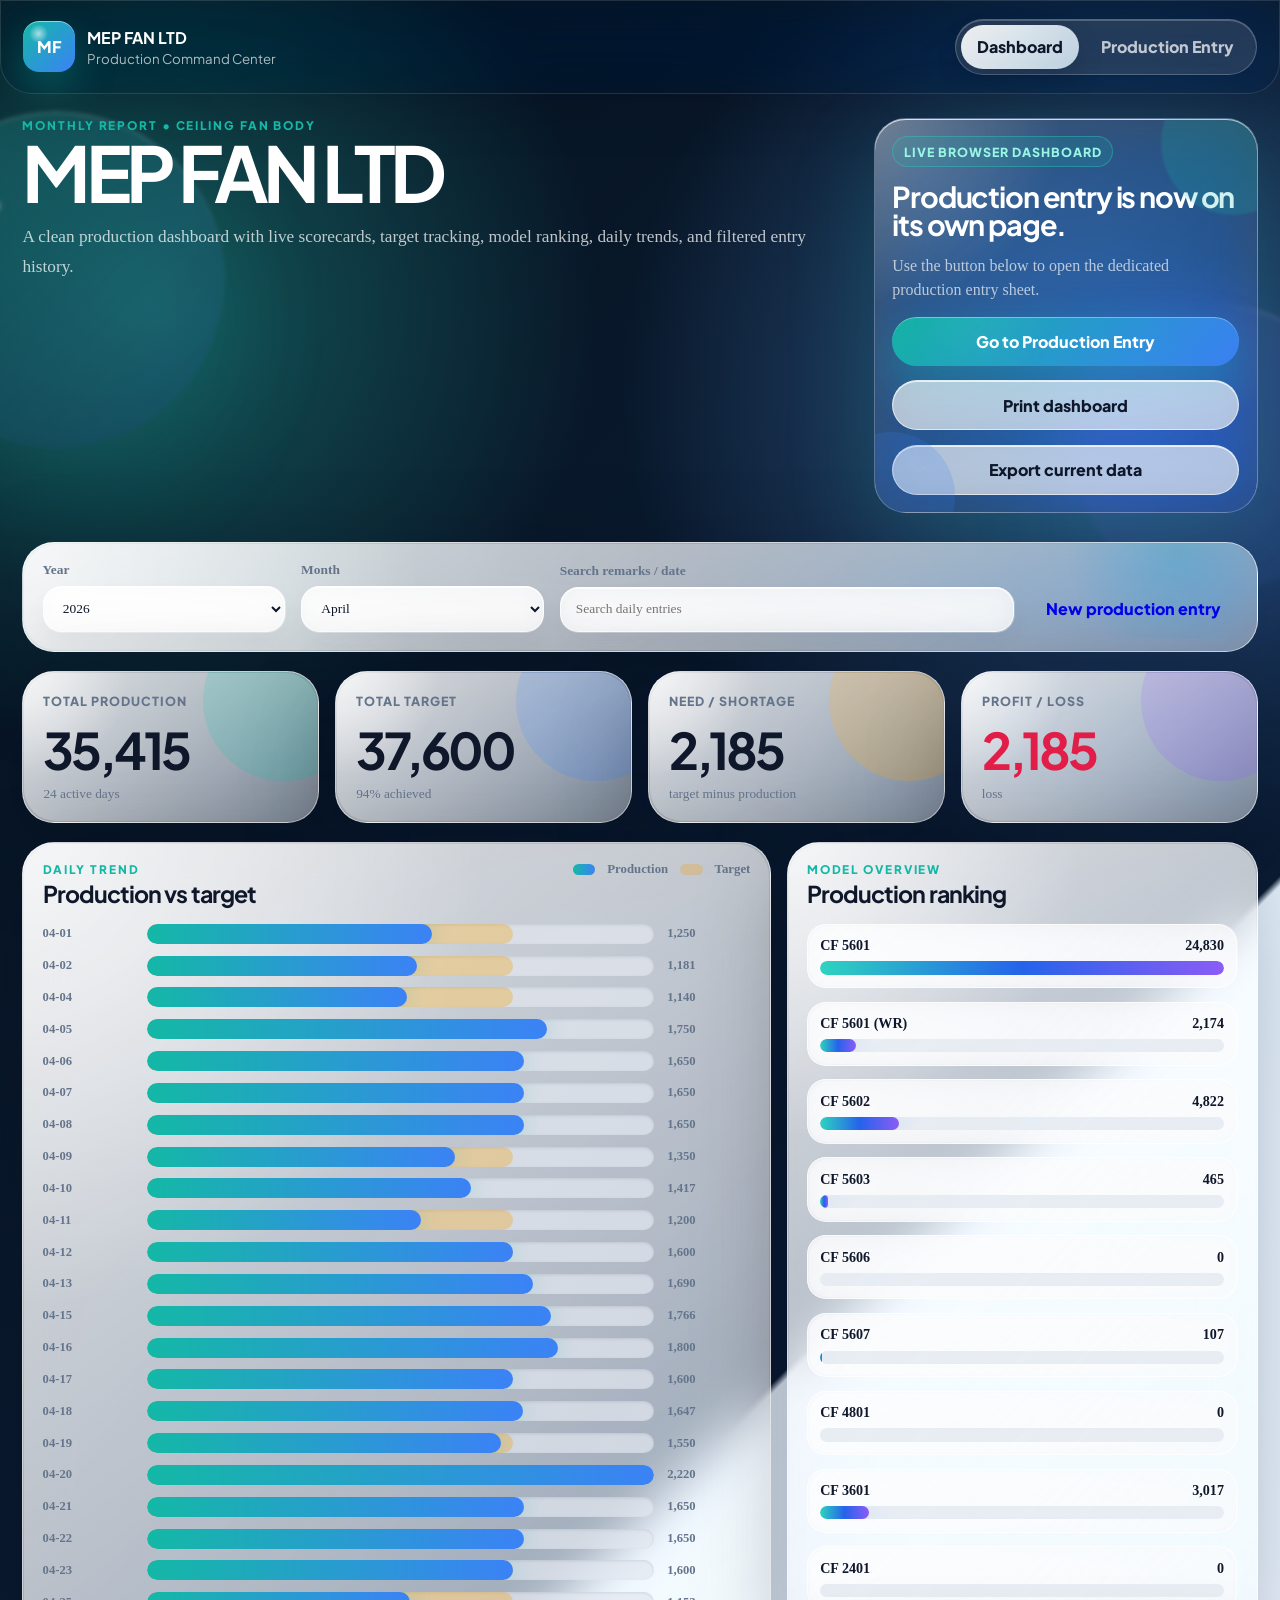
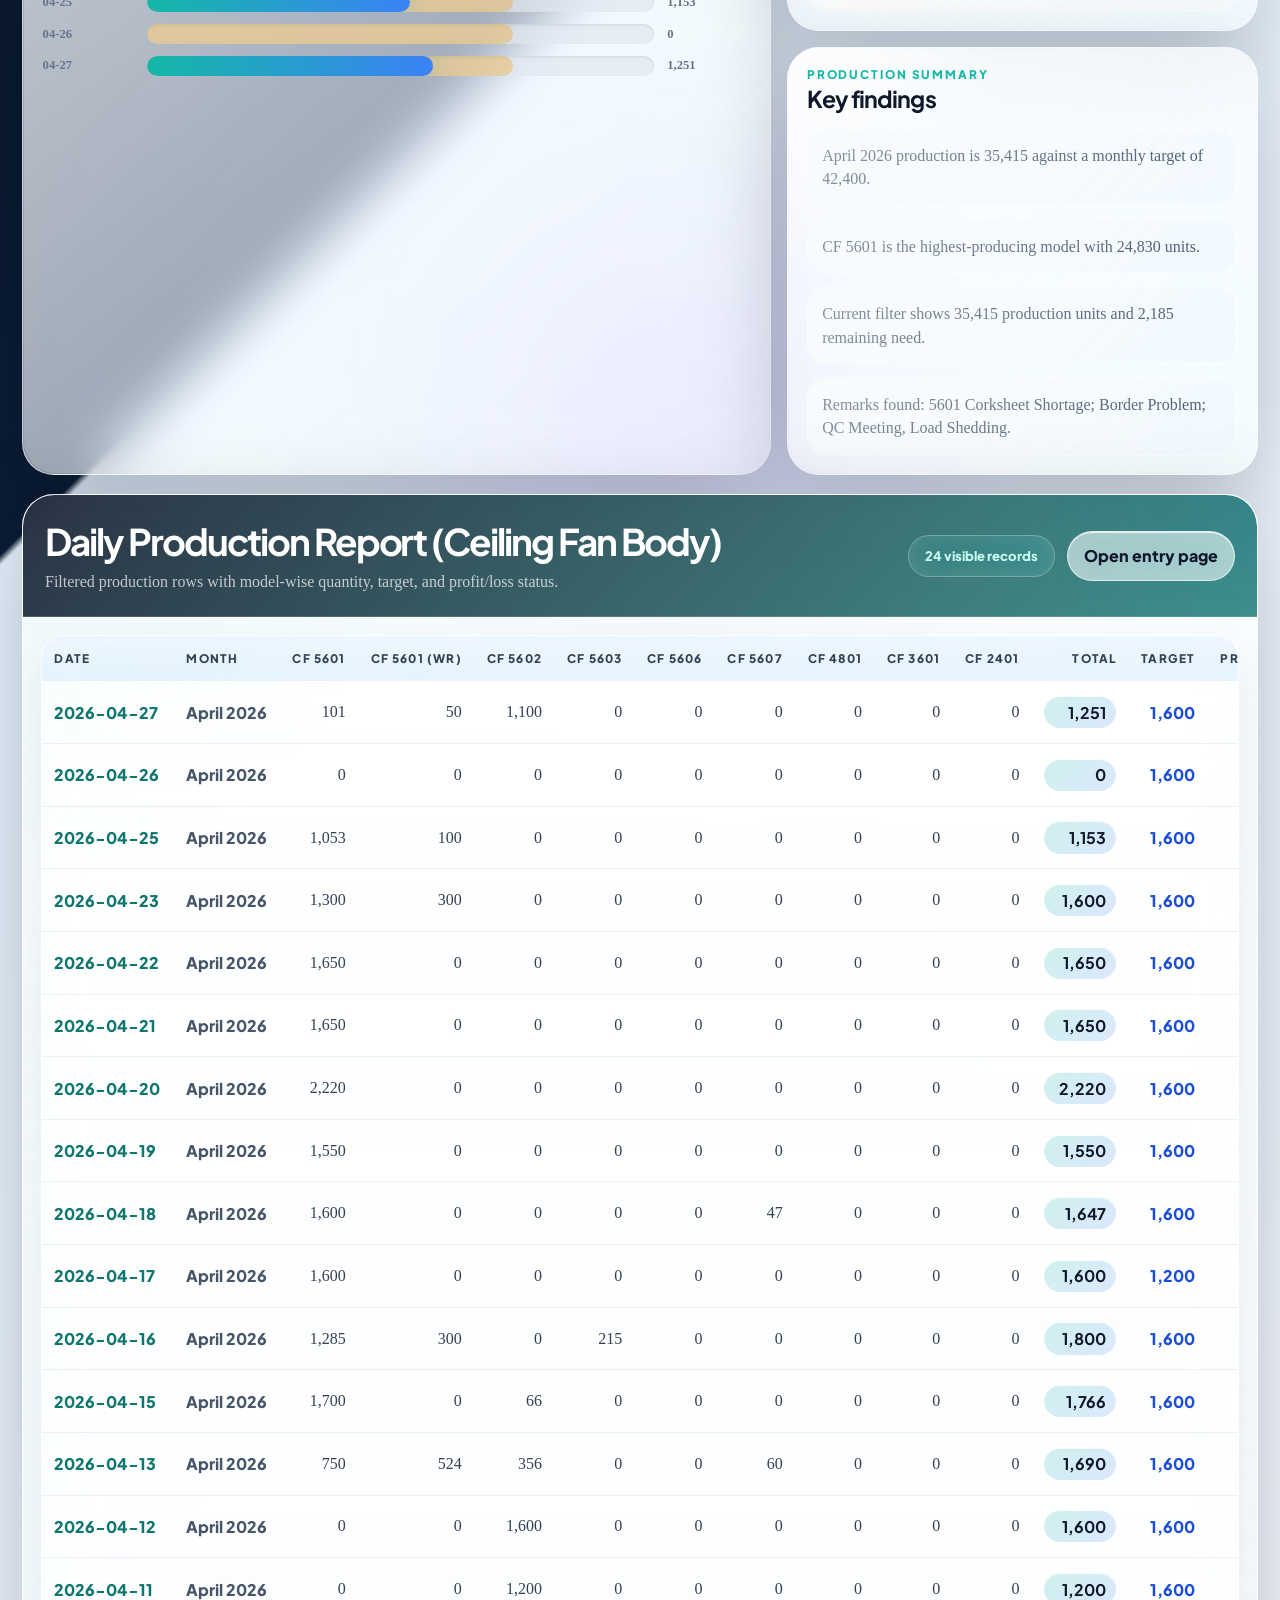
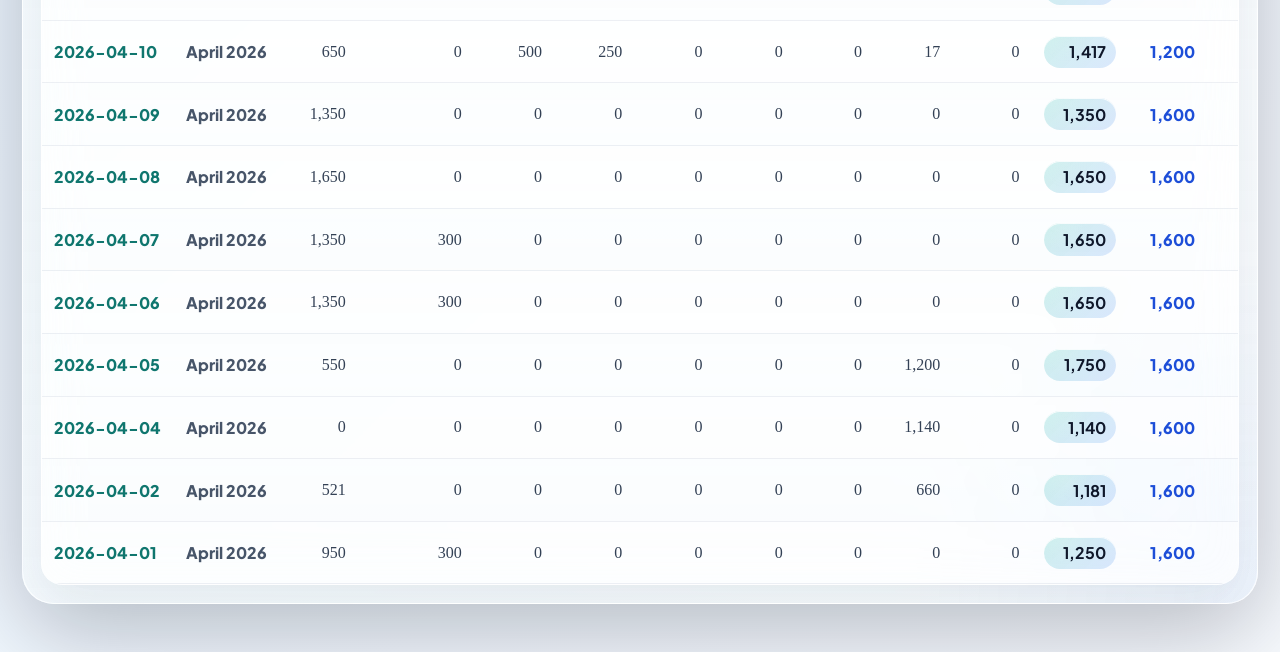
<file: index.html>
<!doctype html>
<html lang="en">
  <head>
    <meta charset="UTF-8" />
    <meta name="viewport" content="width=device-width, initial-scale=1.0" />
    <title>MEP FAN Production Command Center</title>
    <link rel="preconnect" href="https://fonts.googleapis.com" />
    <link rel="preconnect" href="https://fonts.gstatic.com" crossorigin />
    <link
      href="https://fonts.googleapis.com/css2?family=Plus+Jakarta+Sans:wght@400;500;600;700;800;900&display=swap"
      rel="stylesheet"
    />
    <link rel="icon" href="favicon.svg" type="image/svg+xml" />
    <link rel="stylesheet" href="styles.css" />
  </head>
  <body class="dashboard-page">
    <nav class="topbar">
      <a class="brand" href="index.html">
        <span class="brand-mark">MF</span>
        <span>
          <strong>MEP FAN LTD</strong>
          <small>Production Command Center</small>
        </span>
      </a>
      <div class="nav-links" aria-label="Primary navigation">
        <a class="active" href="index.html">Dashboard</a>
        <a href="entry.html">Production Entry</a>
      </div>
    </nav>

    <header class="hero dashboard-hero">
      <div>
        <p class="eyebrow" id="reportProduct">Production report</p>
        <h1 id="reportTitle">MEP FAN Production Command Center</h1>
        <p class="hero-copy">
          A clean production dashboard with live scorecards, target tracking, model
          ranking, daily trends, and filtered entry history.
        </p>
      </div>
      <div class="hero-card">
        <span class="status-pill">Live browser dashboard</span>
        <h2>Production entry is now on its own page.</h2>
        <p>Use the button below to open the dedicated production entry sheet.</p>
        <a class="button-link primary" href="entry.html">Go to Production Entry</a>
        <button id="printDashboard" type="button" class="button-link muted">Print dashboard</button>
        <button id="exportData" type="button" class="button-link muted">Export current data</button>
      </div>
    </header>

    <main>
      <section class="controls panel glass">
        <label>
          Year
          <select id="yearFilter"></select>
        </label>
        <label>
          Month
          <select id="monthFilter"></select>
        </label>
        <label class="wide-filter">
          Search remarks / date
          <input id="searchFilter" type="search" placeholder="Search daily entries" />
        </label>
        <a class="button-link compact" href="entry.html">New production entry</a>
      </section>

      <section class="kpi-grid" aria-label="Production key metrics">
        <article class="kpi-card production-card">
          <span>Total Production</span>
          <strong id="totalProduction">0</strong>
          <small id="activeDays">0 active days</small>
        </article>
        <article class="kpi-card target-card">
          <span>Total Target</span>
          <strong id="totalTarget">0</strong>
          <small id="achievementRate">0% achieved</small>
        </article>
        <article class="kpi-card shortage-card">
          <span>Need / Shortage</span>
          <strong id="shortageTotal">0</strong>
          <small>target minus production</small>
        </article>
        <article class="kpi-card profit-card">
          <span>Profit / Loss</span>
          <strong id="lossProfit">0</strong>
          <small id="performanceLabel">balanced</small>
        </article>
      </section>

      <section class="dashboard-grid">
        <article class="panel wide trend-panel">
          <div class="panel-heading">
            <div>
              <p class="eyebrow">Daily trend</p>
              <h2>Production vs target</h2>
            </div>
            <span class="chart-legend">
              <i></i> Production <b></b> Target
            </span>
          </div>
          <div id="trendChart" class="bar-chart" aria-label="Daily production chart"></div>
        </article>

        <article class="panel">
          <div class="panel-heading">
            <div>
              <p class="eyebrow">Model overview</p>
              <h2>Production ranking</h2>
            </div>
          </div>
          <div id="modelChart" class="model-chart"></div>
        </article>

        <article class="panel insight-panel">
          <div class="panel-heading">
            <div>
              <p class="eyebrow">Production summary</p>
              <h2>Key findings</h2>
            </div>
          </div>
          <ul id="insightList" class="insight-list"></ul>
        </article>
      </section>

      <section class="panel production-report-panel">
        <div class="panel-heading report-heading">
          <div>
            <h2>Daily Production Report (Ceiling Fan Body)</h2>
            <p class="report-subtitle">Filtered production rows with model-wise quantity, target, and profit/loss status.</p>
          </div>
          <div class="table-actions">
            <p class="record-pill" id="recordCount">0 records</p>
            <a class="button-link compact muted" href="entry.html">Open entry page</a>
          </div>
        </div>
        <div class="table-wrap production-table-wrap">
          <table>
            <thead>
              <tr id="entryTableHead"></tr>
            </thead>
            <tbody id="entryTableBody"></tbody>
          </table>
        </div>
      </section>
    </main>

    <script src="data.js"></script>
    <script src="app.js"></script>
  </body>
</html>
</file>
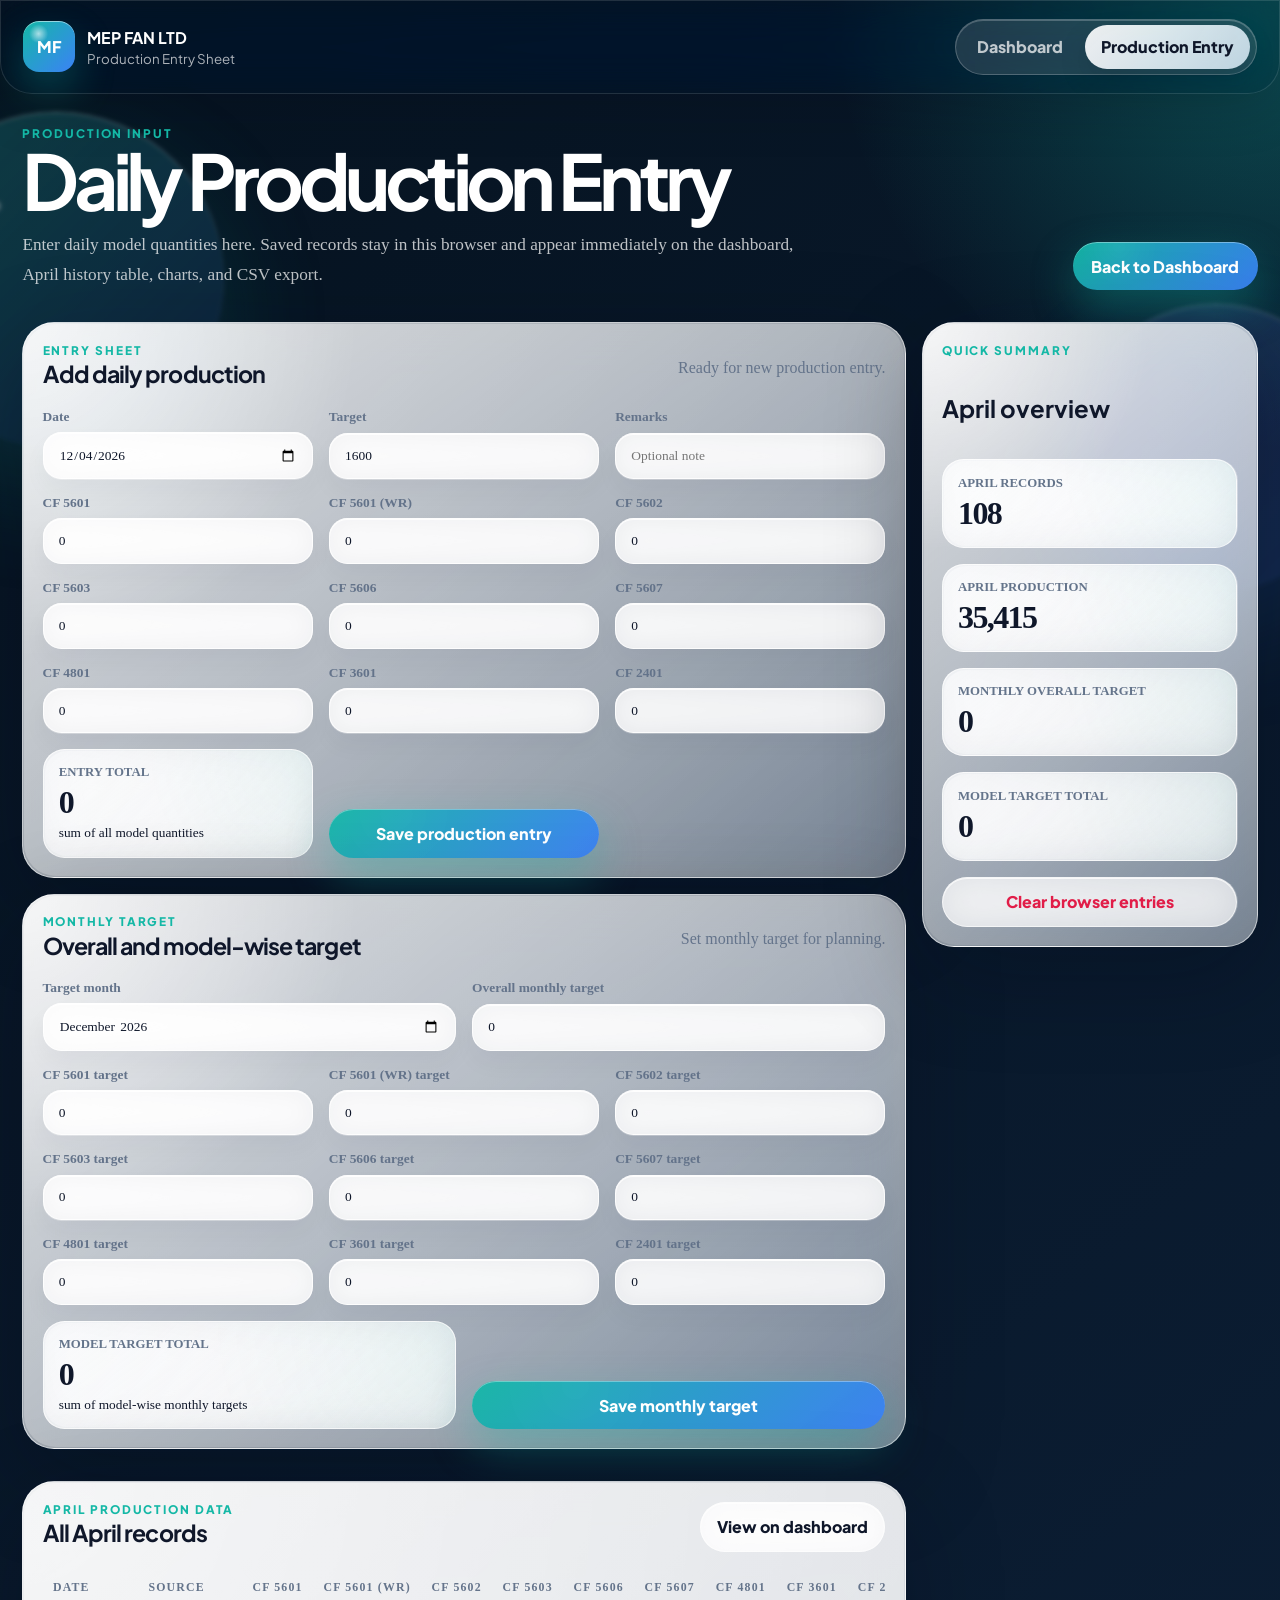
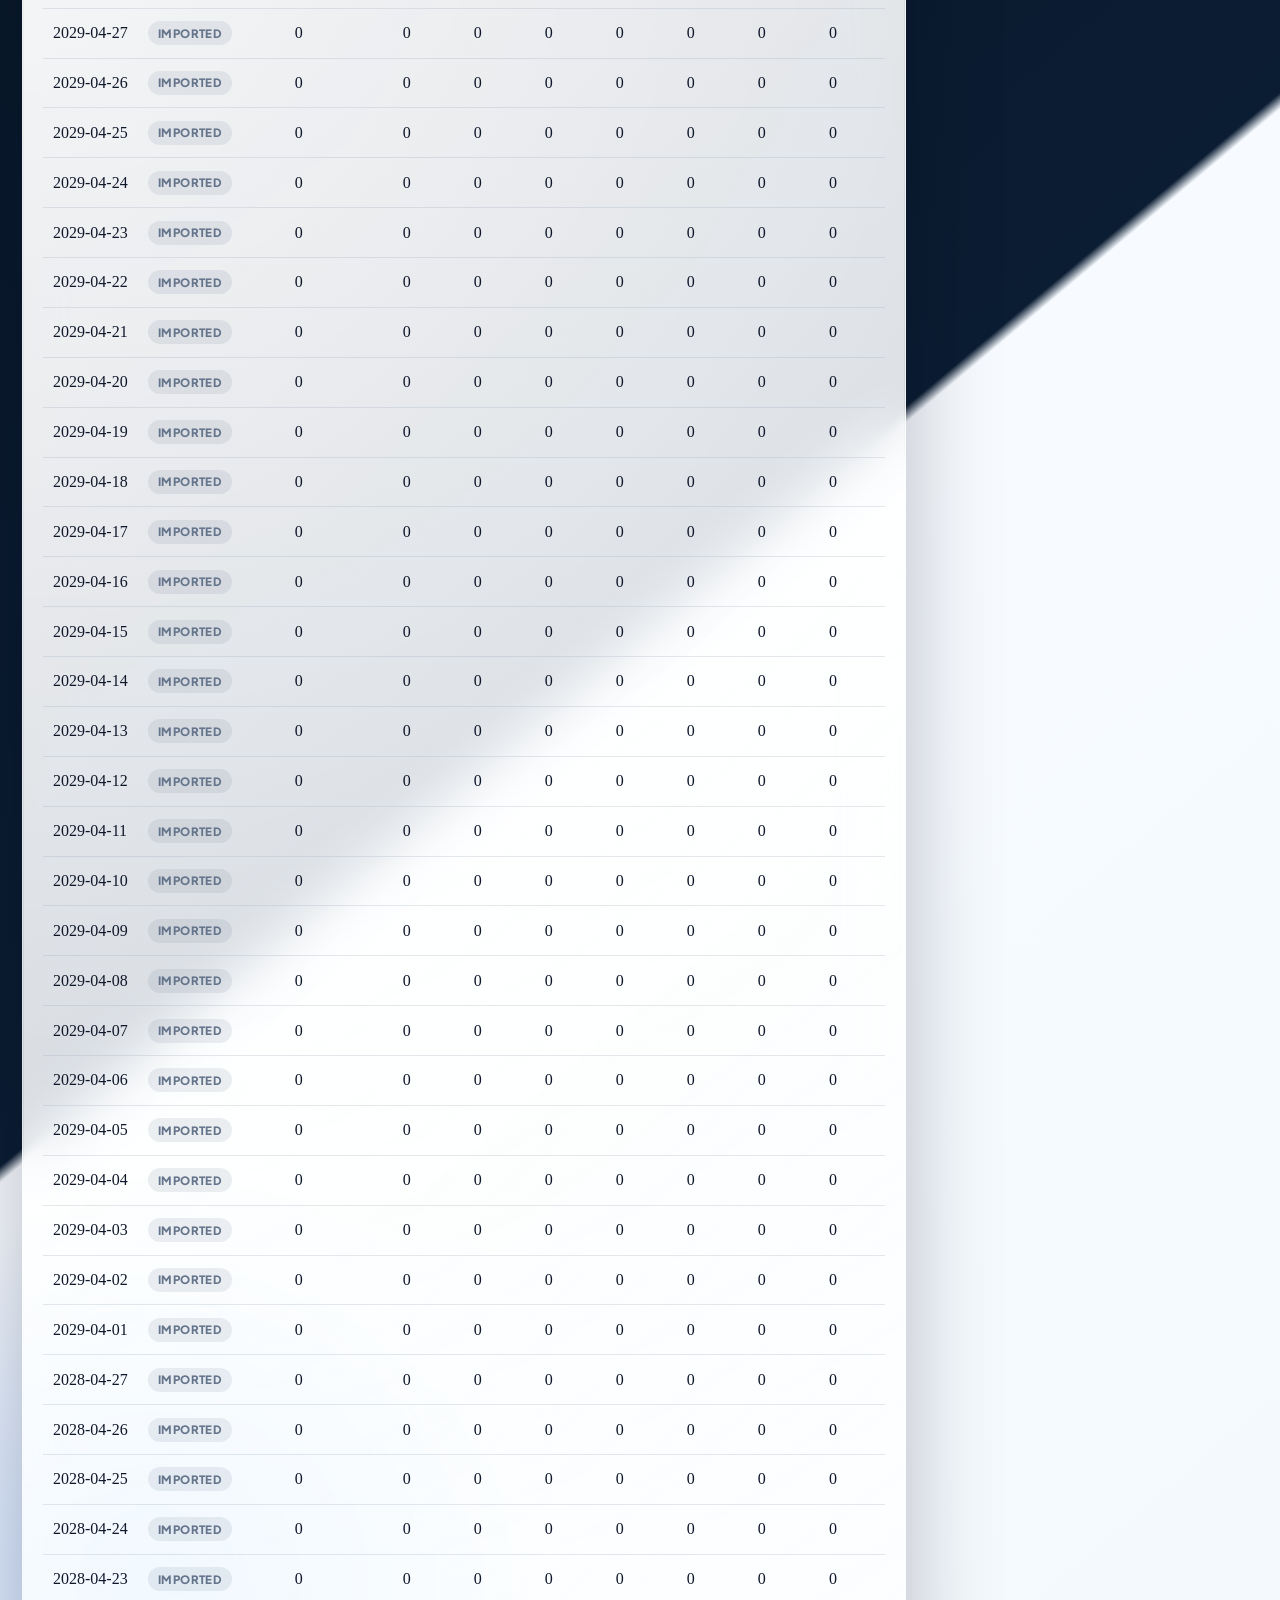
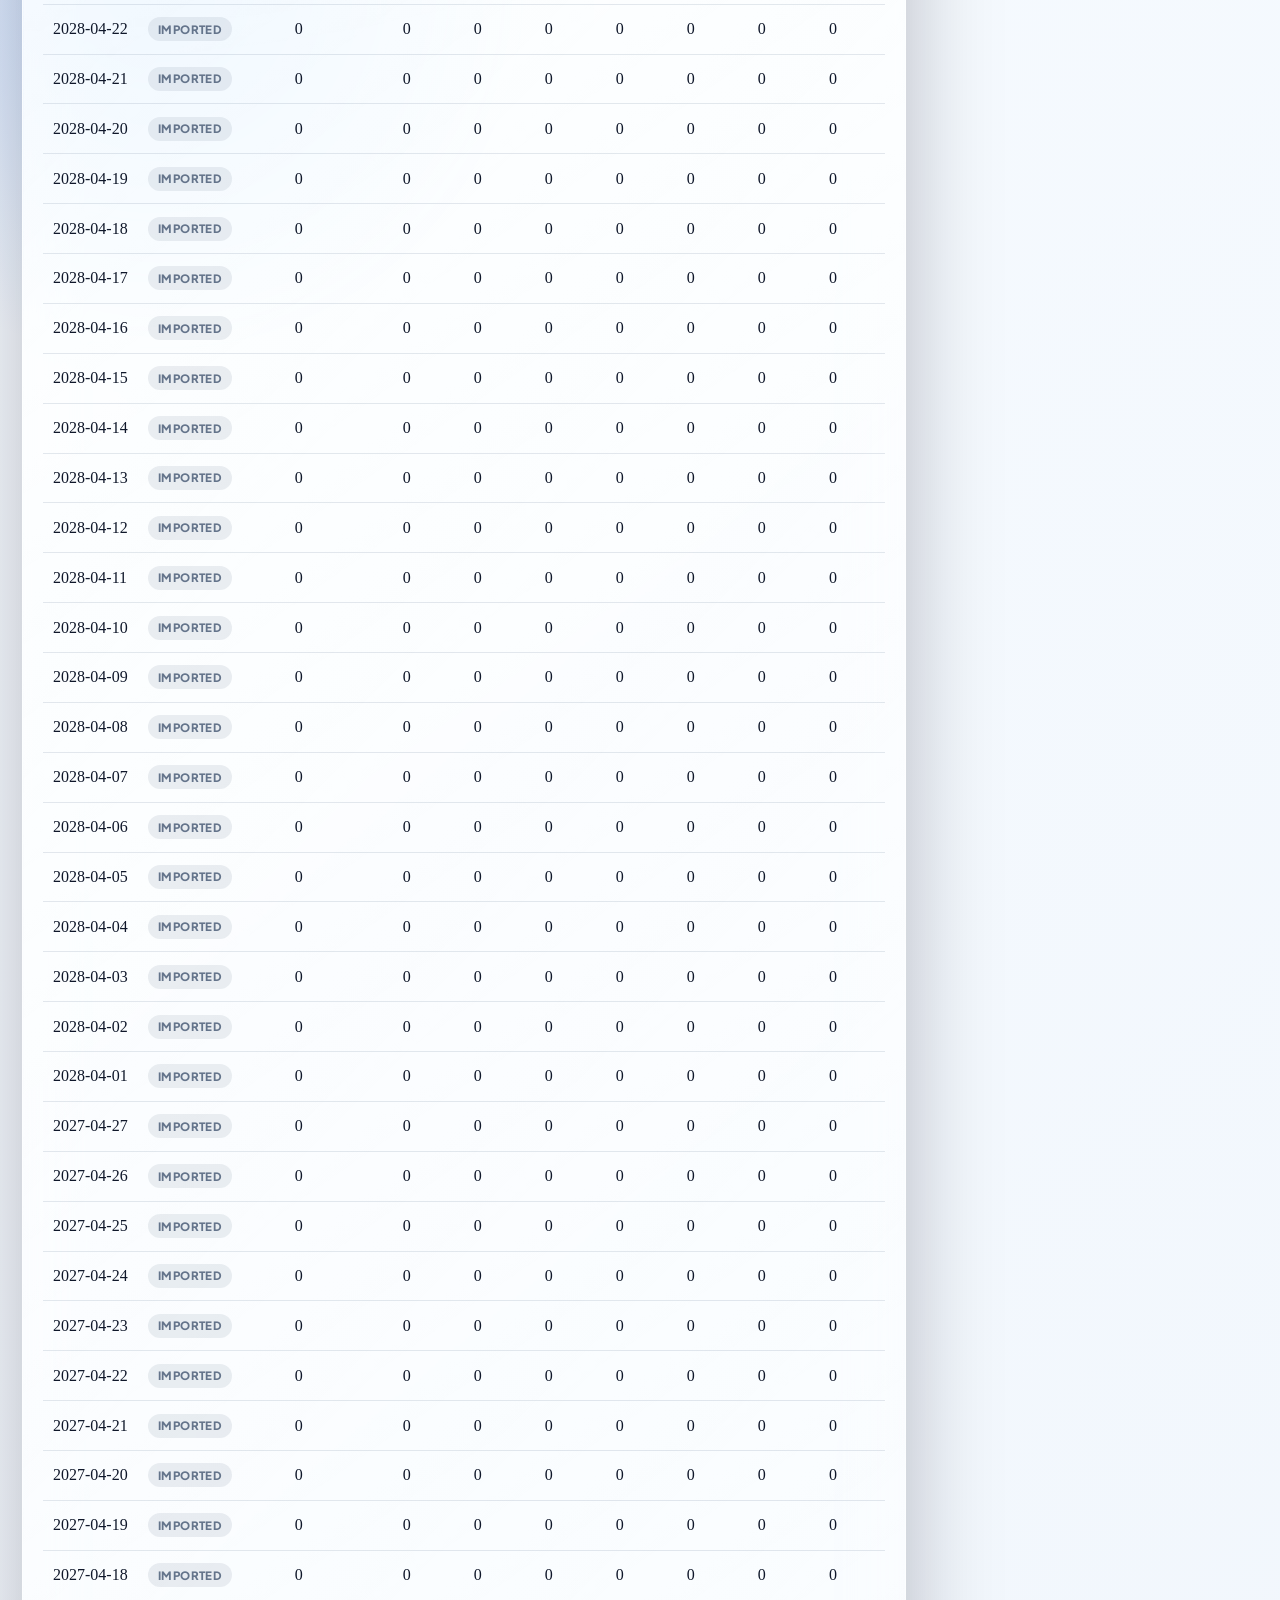
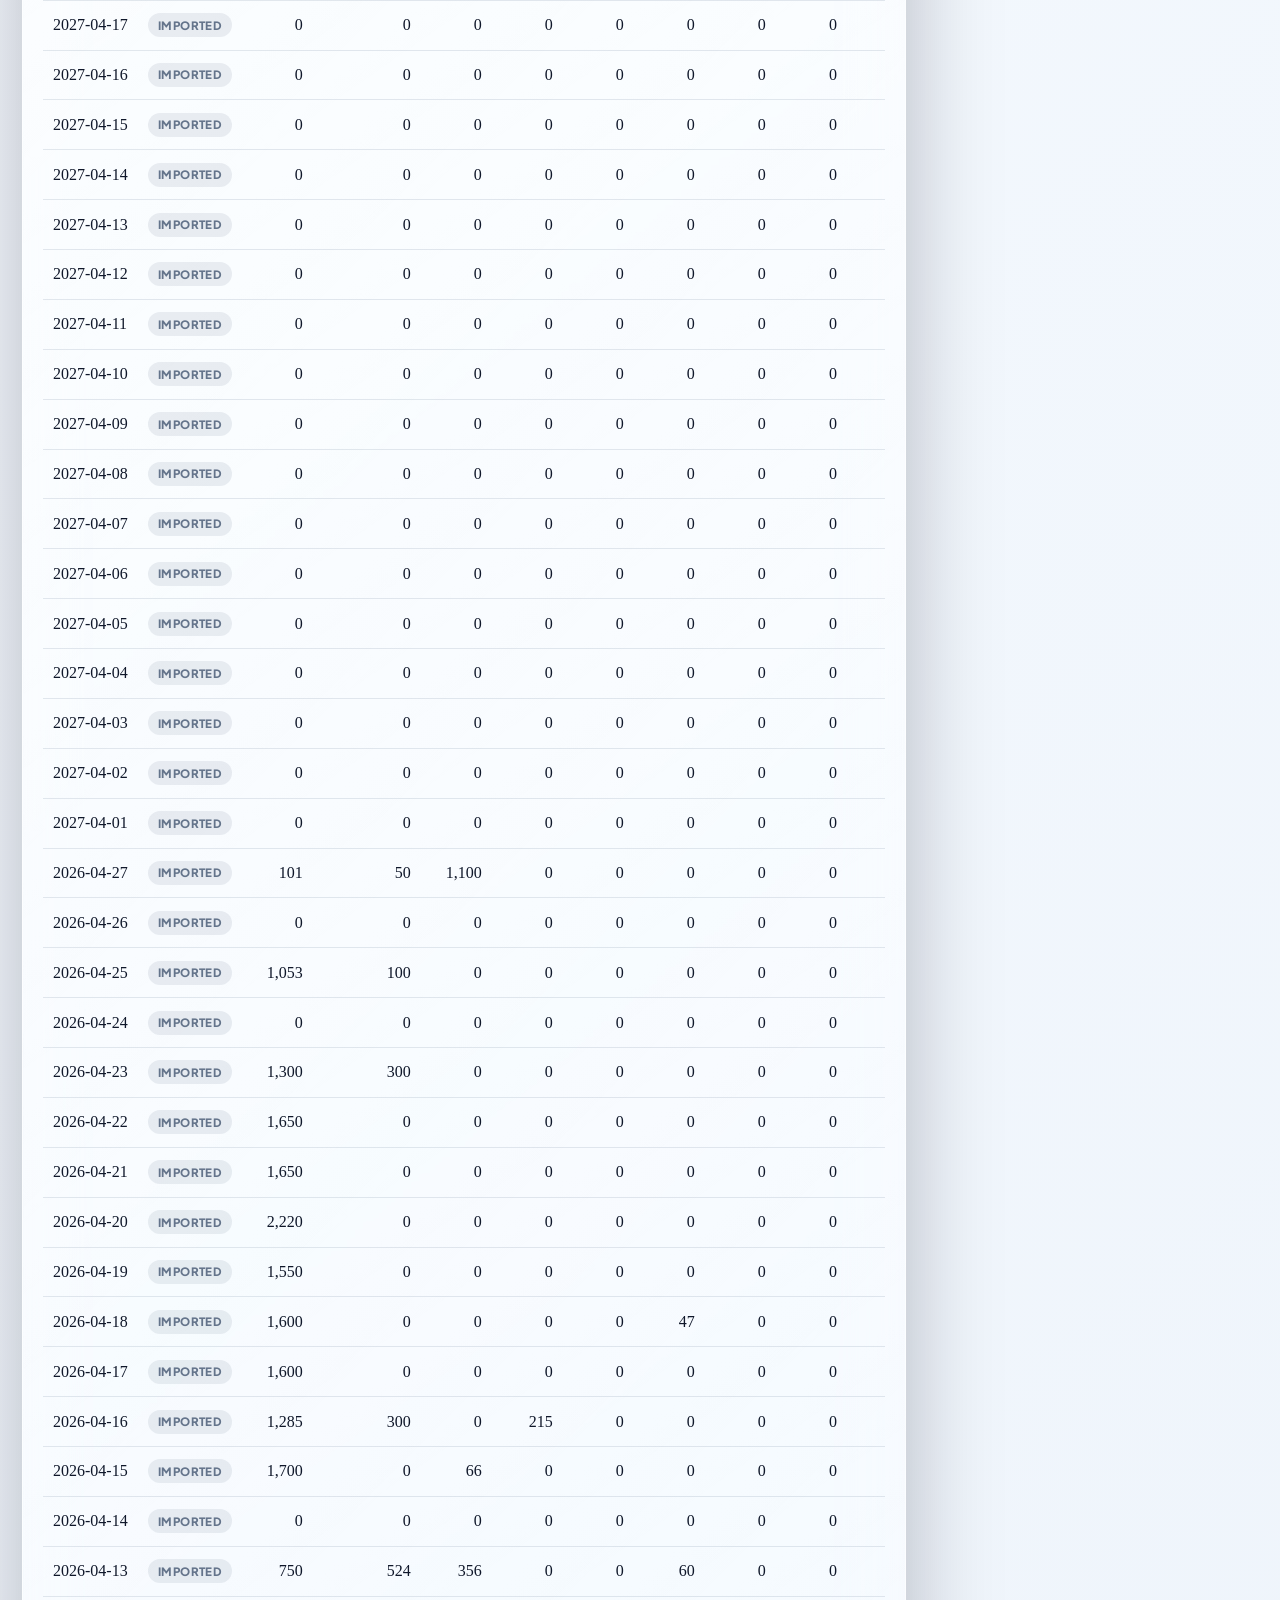
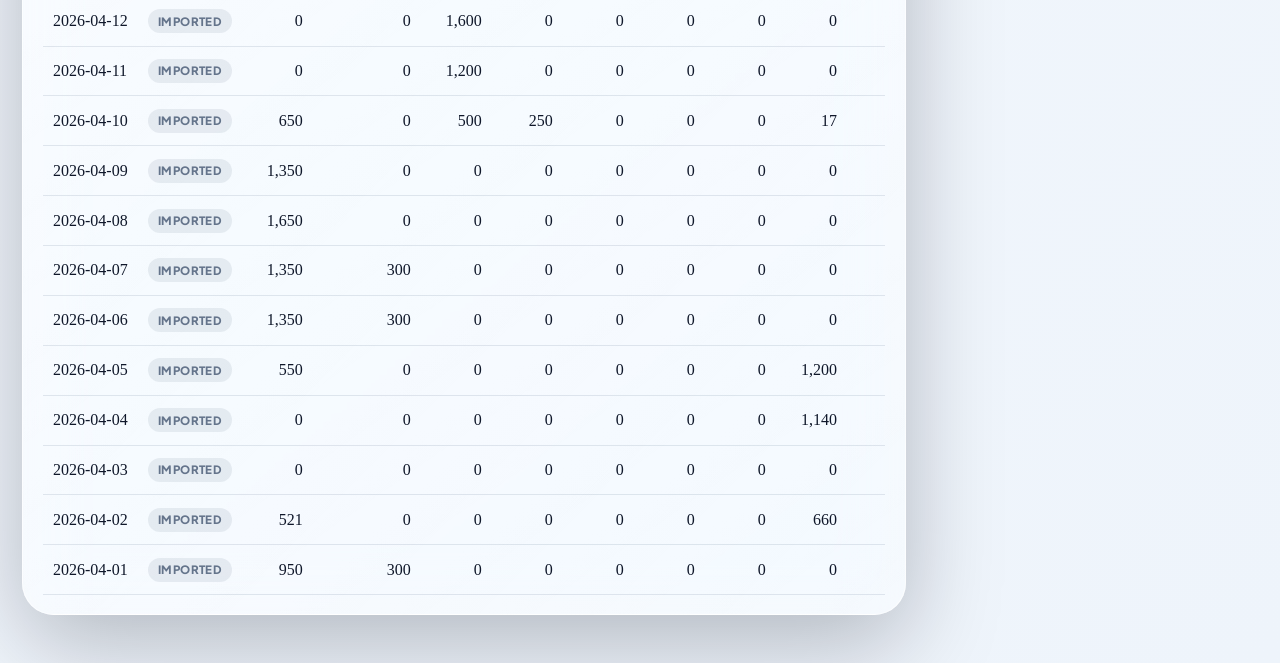
<file: entry.html>
<!doctype html>
<html lang="en">
  <head>
    <meta charset="UTF-8" />
    <meta name="viewport" content="width=device-width, initial-scale=1.0" />
    <title>Production Entry | MEP FAN</title>
    <link rel="preconnect" href="https://fonts.googleapis.com" />
    <link rel="preconnect" href="https://fonts.gstatic.com" crossorigin />
    <link
      href="https://fonts.googleapis.com/css2?family=Plus+Jakarta+Sans:wght@400;500;600;700;800;900&display=swap"
      rel="stylesheet"
    />
    <link rel="icon" href="favicon.svg" type="image/svg+xml" />
    <link rel="stylesheet" href="styles.css" />
  </head>
  <body class="entry-page">
    <nav class="topbar">
      <a class="brand" href="index.html">
        <span class="brand-mark">MF</span>
        <span>
          <strong>MEP FAN LTD</strong>
          <small>Production Entry Sheet</small>
        </span>
      </a>
      <div class="nav-links" aria-label="Primary navigation">
        <a href="index.html">Dashboard</a>
        <a class="active" href="entry.html">Production Entry</a>
      </div>
    </nav>

    <header class="entry-hero">
      <div>
        <p class="eyebrow">Production input</p>
        <h1>Daily Production Entry</h1>
        <p class="hero-copy">
          Enter daily model quantities here. Saved records stay in this browser and appear
          immediately on the dashboard, April history table, charts, and CSV export.
        </p>
      </div>
      <a class="button-link primary" href="index.html">Back to Dashboard</a>
    </header>

    <main class="entry-layout">
      <section class="panel entry-panel">
        <div class="panel-heading">
          <div>
            <p class="eyebrow">Entry sheet</p>
            <h2>Add daily production</h2>
          </div>
          <p class="helper" id="entryStatus">Ready for new production entry.</p>
        </div>
        <form id="entryForm" class="entry-form">
          <input id="editingRow" type="hidden" />
          <label>
            Date
            <input id="entryDate" type="date" required />
          </label>
          <label>
            Target
            <input id="entryTarget" type="number" min="0" step="1" value="1600" required />
          </label>
          <label>
            Remarks
            <input id="entryRemarks" type="text" placeholder="Optional note" />
          </label>
          <div id="modelInputs" class="model-inputs"></div>
          <div class="entry-total-card">
            <span>Entry total</span>
            <strong id="entryPreviewTotal">0</strong>
            <small>sum of all model quantities</small>
          </div>
          <div class="entry-actions">
            <button id="saveEntryButton" type="submit">Save production entry</button>
            <button id="cancelEditEntry" type="button" class="button-link muted">Cancel edit</button>
          </div>
        </form>
      </section>

      <section class="panel target-panel">
        <div class="panel-heading">
          <div>
            <p class="eyebrow">Monthly target</p>
            <h2>Overall and model-wise target</h2>
          </div>
          <p class="helper" id="targetStatus">Set monthly target for planning.</p>
        </div>
        <form id="targetForm" class="target-form">
          <label>
            Target month
            <input id="targetMonth" type="month" required />
          </label>
          <label>
            Overall monthly target
            <input id="overallTarget" type="number" min="0" step="1" value="0" required />
          </label>
          <div id="targetModelInputs" class="model-inputs target-model-inputs"></div>
          <div class="entry-total-card">
            <span>Model target total</span>
            <strong id="targetPreviewTotal">0</strong>
            <small>sum of model-wise monthly targets</small>
          </div>
          <button type="submit">Save monthly target</button>
        </form>
      </section>

      <aside class="panel entry-side">
        <p class="eyebrow">Quick summary</p>
        <h2>April overview</h2>
        <div class="side-metric">
          <span>April records</span>
          <strong id="customEntryCount">0</strong>
        </div>
        <div class="side-metric">
          <span>April production</span>
          <strong id="customProductionTotal">0</strong>
        </div>
        <div class="side-metric">
          <span>Monthly overall target</span>
          <strong id="monthlyOverallTarget">0</strong>
        </div>
        <div class="side-metric">
          <span>Model target total</span>
          <strong id="monthlyModelTarget">0</strong>
        </div>
        <button id="clearCustomEntries" type="button" class="button-link muted danger">
          Clear browser entries
        </button>
      </aside>

      <section class="panel entry-history">
        <div class="panel-heading">
          <div>
            <p class="eyebrow">April production data</p>
            <h2>All April records</h2>
          </div>
          <a class="button-link compact muted" href="index.html">View on dashboard</a>
        </div>
        <div class="table-wrap">
          <table>
            <thead>
              <tr id="customTableHead"></tr>
            </thead>
            <tbody id="customTableBody"></tbody>
          </table>
        </div>
      </section>
    </main>

    <script src="data.js"></script>
    <script src="app.js"></script>
  </body>
</html>
</file>
<file: styles.css>
:root {
  color-scheme: light;
  --bg: #08111f;
  --bg-soft: #0f1d33;
  --panel: rgba(255, 255, 255, 0.92);
  --panel-strong: #ffffff;
  --text: #0f172a;
  --muted: #64748b;
  --line: rgba(148, 163, 184, 0.25);
  --brand: #14b8a6;
  --brand-strong: #0f766e;
  --accent: #3b82f6;
  --violet: #8b5cf6;
  --amber: #f59e0b;
  --danger: #e11d48;
  --good: #16a34a;
  --glass: rgba(255, 255, 255, 0.62);
  --glass-strong: rgba(255, 255, 255, 0.78);
  --glass-dark: rgba(15, 23, 42, 0.42);
  --glass-line: rgba(255, 255, 255, 0.58);
  --shadow: 0 28px 95px rgba(2, 6, 23, 0.26);
  --liquid-shadow: 0 28px 90px rgba(20, 184, 166, 0.18), inset 0 1px 0 rgba(255, 255, 255, 0.76);
  --radius: 1.35rem;
  --radius-liquid: 2rem;
  --font-serif: "Times New Roman", Times, serif;
  --font-heading:
    "Plus Jakarta Sans", "Google Sans", "Google Sans Text", "Product Sans", ui-sans-serif,
    system-ui, -apple-system, BlinkMacSystemFont, "Segoe UI", sans-serif;
}

* {
  box-sizing: border-box;
}

html {
  scroll-behavior: smooth;
}

body {
  margin: 0;
  min-height: 100vh;
  background:
    radial-gradient(circle at 12% 8%, rgba(45, 212, 191, 0.34), transparent 28rem),
    radial-gradient(circle at 86% 10%, rgba(96, 165, 250, 0.42), transparent 30rem),
    radial-gradient(circle at 52% 52%, rgba(139, 92, 246, 0.16), transparent 24rem),
    linear-gradient(135deg, #061320 0%, #0b1d35 42%, #e7f4ff 42.2%, #f8fbff 100%);
  color: var(--text);
  font-family: var(--font-serif);
  overflow-x: hidden;
  position: relative;
}

body.entry-page {
  background:
    radial-gradient(circle at top right, rgba(20, 184, 166, 0.34), transparent 28rem),
    radial-gradient(circle at 12% 45%, rgba(59, 130, 246, 0.24), transparent 24rem),
    linear-gradient(140deg, #061320 0%, #0b1d33 34%, #f7fbff 34.2%, #eef4fb 100%);
}

body::before,
body::after {
  border-radius: 999px;
  content: "";
  filter: blur(2px);
  pointer-events: none;
  position: fixed;
  z-index: 0;
}

body::before {
  background:
    radial-gradient(circle at 32% 28%, rgba(255, 255, 255, 0.82), transparent 0.42rem),
    linear-gradient(135deg, rgba(45, 212, 191, 0.34), rgba(59, 130, 246, 0.18));
  box-shadow:
    0 42px 120px rgba(20, 184, 166, 0.26),
    inset 0 1px 0 rgba(255, 255, 255, 0.68);
  height: 21rem;
  left: -7rem;
  opacity: 0.68;
  top: 7rem;
  width: 21rem;
}

body::after {
  background:
    radial-gradient(circle at 35% 35%, rgba(255, 255, 255, 0.78), transparent 0.38rem),
    linear-gradient(135deg, rgba(139, 92, 246, 0.2), rgba(59, 130, 246, 0.28));
  box-shadow:
    0 42px 120px rgba(59, 130, 246, 0.24),
    inset 0 1px 0 rgba(255, 255, 255, 0.58);
  height: 18rem;
  opacity: 0.62;
  right: -5rem;
  top: 19rem;
  width: 18rem;
}

h1,
h2,
h3,
h4,
h5,
h6,
.brand strong,
.brand small,
.brand-mark,
.nav-links a,
.eyebrow,
.status-pill,
.kpi-card span,
.kpi-card strong,
.button-link,
button {
  font-family: var(--font-heading);
}

button,
input,
select {
  font-size: inherit;
}

input,
select {
  font-family: var(--font-serif);
}

button,
.button-link {
  align-items: center;
  border: 0;
  border-radius: 999px;
  cursor: pointer;
  display: inline-flex;
  font-weight: 900;
  justify-content: center;
  min-height: 3rem;
  padding: 0.85rem 1.15rem;
  text-decoration: none;
  overflow: hidden;
  position: relative;
  transition:
    transform 160ms ease,
    box-shadow 160ms ease,
    background 160ms ease;
}

button::before,
.button-link::before {
  background: linear-gradient(120deg, transparent, rgba(255, 255, 255, 0.42), transparent);
  content: "";
  height: 140%;
  left: -90%;
  position: absolute;
  top: -20%;
  transform: skewX(-18deg);
  transition: left 420ms ease;
  width: 55%;
}

button:hover,
.button-link:hover {
  transform: translateY(-1px);
}

button:hover::before,
.button-link:hover::before {
  left: 125%;
}

.button-link.primary,
button:not(.button-link) {
  background:
    linear-gradient(135deg, rgba(20, 184, 166, 0.95), rgba(59, 130, 246, 0.95)),
    radial-gradient(circle at 25% 10%, rgba(255, 255, 255, 0.6), transparent 26%);
  box-shadow: 0 18px 44px rgba(20, 184, 166, 0.34), inset 0 1px 0 rgba(255, 255, 255, 0.36);
  color: #fff;
}

.button-link.muted {
  backdrop-filter: blur(18px) saturate(150%);
  background: rgba(255, 255, 255, 0.62);
  border: 1px solid rgba(255, 255, 255, 0.62);
  box-shadow: inset 0 1px 0 rgba(255, 255, 255, 0.76);
  color: var(--text);
}

.button-link.compact {
  min-height: 2.75rem;
  padding-inline: 1rem;
}

.button-link.danger {
  color: var(--danger);
}

.topbar,
.hero,
.entry-hero,
main {
  margin: 0 auto;
  max-width: 1480px;
  padding-left: 1.4rem;
  padding-right: 1.4rem;
}

.topbar {
  align-items: center;
  backdrop-filter: blur(22px) saturate(160%);
  background: rgba(6, 19, 32, 0.2);
  border: 1px solid rgba(255, 255, 255, 0.12);
  border-radius: 0 0 2rem 2rem;
  box-shadow: 0 18px 50px rgba(2, 6, 23, 0.14);
  display: flex;
  gap: 1rem;
  justify-content: space-between;
  padding-bottom: 1.1rem;
  padding-top: 1.1rem;
  position: relative;
  z-index: 1;
}

.brand {
  align-items: center;
  color: #fff;
  display: inline-flex;
  gap: 0.8rem;
  text-decoration: none;
}

.brand-mark {
  align-items: center;
  background:
    radial-gradient(circle at 30% 25%, rgba(255, 255, 255, 0.62), transparent 18%),
    linear-gradient(135deg, var(--brand), var(--accent));
  border-radius: 1rem;
  box-shadow: 0 18px 40px rgba(20, 184, 166, 0.3), inset 0 1px 0 rgba(255, 255, 255, 0.52);
  display: inline-flex;
  font-weight: 900;
  height: 3.2rem;
  justify-content: center;
  width: 3.2rem;
}

.brand strong,
.brand small {
  display: block;
}

.brand small {
  color: rgba(255, 255, 255, 0.68);
  margin-top: 0.15rem;
}

.nav-links {
  backdrop-filter: blur(22px) saturate(160%);
  background: rgba(255, 255, 255, 0.12);
  border: 1px solid rgba(255, 255, 255, 0.22);
  border-radius: 999px;
  box-shadow: inset 0 1px 0 rgba(255, 255, 255, 0.22);
  display: flex;
  gap: 0.35rem;
  padding: 0.35rem;
}

.nav-links a {
  border-radius: 999px;
  color: rgba(255, 255, 255, 0.72);
  font-weight: 800;
  padding: 0.7rem 1rem;
  text-decoration: none;
}

.nav-links a.active,
.nav-links a:hover {
  background:
    linear-gradient(135deg, rgba(255, 255, 255, 0.92), rgba(224, 242, 254, 0.82)),
    radial-gradient(circle at top, rgba(20, 184, 166, 0.18), transparent 70%);
  box-shadow: 0 12px 28px rgba(2, 6, 23, 0.16);
  color: var(--text);
}

.hero {
  align-items: stretch;
  display: grid;
  gap: 1.4rem;
  grid-template-columns: minmax(0, 1.4fr) 24rem;
  padding-bottom: 1.8rem;
  padding-top: 1.5rem;
  position: relative;
  z-index: 1;
}

.entry-hero {
  align-items: end;
  color: #fff;
  display: flex;
  gap: 1.4rem;
  justify-content: space-between;
  padding-bottom: 2rem;
  padding-top: 2rem;
  position: relative;
  z-index: 1;
}

.hero h1,
.entry-hero h1 {
  color: #fff;
  font-size: clamp(2.4rem, 6vw, 5.8rem);
  letter-spacing: -0.075em;
  line-height: 0.9;
  margin: 0.25rem 0 1rem;
  max-width: 950px;
}

.entry-hero h1 {
  max-width: 760px;
}

.hero-copy {
  color: rgba(255, 255, 255, 0.74);
  font-size: 1.08rem;
  line-height: 1.75;
  margin: 0;
  max-width: 790px;
}

.hero-card {
  backdrop-filter: blur(28px) saturate(180%);
  background:
    linear-gradient(145deg, rgba(255, 255, 255, 0.18), rgba(255, 255, 255, 0.06)),
    radial-gradient(circle at top left, rgba(255, 255, 255, 0.28), transparent 34%);
  border: 1px solid rgba(255, 255, 255, 0.26);
  border-radius: var(--radius-liquid);
  box-shadow: var(--liquid-shadow);
  color: #fff;
  padding: 1.1rem;
}

.hero-card p {
  color: rgba(255, 255, 255, 0.68);
}

.hero-card {
  align-content: start;
  display: grid;
  gap: 0.9rem;
  overflow: hidden;
  position: relative;
}

.hero-card::before,
.hero-card::after {
  border-radius: 999px;
  content: "";
  pointer-events: none;
  position: absolute;
}

.hero-card::before {
  background: rgba(20, 184, 166, 0.2);
  filter: blur(1px);
  height: 9rem;
  right: -3rem;
  top: -3rem;
  width: 9rem;
}

.hero-card::after {
  background: rgba(59, 130, 246, 0.18);
  bottom: -3rem;
  height: 8rem;
  left: -3rem;
  width: 8rem;
}

.hero-card h2 {
  font-size: 1.8rem;
  letter-spacing: -0.04em;
  line-height: 1;
  margin: 0;
}

.hero-card p {
  line-height: 1.55;
  margin: 0;
}

.status-pill {
  background: rgba(20, 184, 166, 0.16);
  border: 1px solid rgba(45, 212, 191, 0.36);
  border-radius: 999px;
  color: #99f6e4;
  display: inline-flex;
  font-size: 0.78rem;
  font-weight: 900;
  justify-self: start;
  letter-spacing: 0.08em;
  padding: 0.4rem 0.65rem;
  text-transform: uppercase;
}

main {
  padding-bottom: 3rem;
  position: relative;
  z-index: 1;
}

.panel,
.kpi-card {
  backdrop-filter: blur(26px) saturate(170%);
  background:
    linear-gradient(145deg, var(--glass-strong), rgba(255, 255, 255, 0.46)),
    radial-gradient(circle at top left, rgba(255, 255, 255, 0.72), transparent 32%);
  border: 1px solid var(--glass-line);
  border-radius: var(--radius-liquid);
  box-shadow: var(--shadow);
  position: relative;
}

.panel::before,
.kpi-card::after,
.entry-total-card::before,
.side-metric::before,
.model-row::before,
.insight-list li::before {
  background: linear-gradient(135deg, rgba(255, 255, 255, 0.76), rgba(255, 255, 255, 0));
  border-radius: inherit;
  content: "";
  inset: 1px;
  opacity: 0.52;
  pointer-events: none;
  position: absolute;
  z-index: 0;
}

.panel > *,
.kpi-card > *,
.entry-total-card > *,
.side-metric > *,
.model-row > *,
.insight-list li > * {
  position: relative;
  z-index: 1;
}

.panel {
  padding: 1.2rem;
}

.glass {
  backdrop-filter: blur(30px) saturate(180%);
}

.controls,
.panel-heading,
.kpi-grid,
.dashboard-grid,
.entry-form,
.model-inputs,
.entry-layout {
  display: grid;
  gap: 1rem;
}

.controls {
  align-items: end;
  grid-template-columns: 0.8fr 0.8fr 1.5fr auto;
  margin-bottom: 1.2rem;
  overflow: hidden;
}

.controls::after {
  background:
    radial-gradient(circle, rgba(20, 184, 166, 0.2), transparent 65%),
    radial-gradient(circle, rgba(59, 130, 246, 0.16), transparent 64%);
  border-radius: 999px;
  content: "";
  height: 11rem;
  pointer-events: none;
  position: absolute;
  right: -4rem;
  top: -5rem;
  width: 18rem;
  z-index: 0;
}

label {
  color: var(--muted);
  display: grid;
  font-size: 0.84rem;
  font-weight: 800;
  gap: 0.45rem;
}

input,
select {
  backdrop-filter: blur(14px);
  background: rgba(255, 255, 255, 0.74);
  border: 1px solid rgba(255, 255, 255, 0.84);
  border-radius: 1.15rem;
  box-shadow: inset 0 1px 0 rgba(255, 255, 255, 0.88), 0 12px 24px rgba(15, 23, 42, 0.04);
  color: var(--text);
  min-width: 0;
  padding: 0.86rem 0.95rem;
}

input:focus,
select:focus {
  border-color: var(--accent);
  box-shadow: 0 0 0 4px rgba(59, 130, 246, 0.14), 0 18px 44px rgba(59, 130, 246, 0.14);
  outline: 0;
}

.kpi-grid {
  grid-template-columns: repeat(4, minmax(0, 1fr));
  margin-bottom: 1.2rem;
}

.kpi-card {
  overflow: hidden;
  padding: 1.25rem;
  position: relative;
}

.kpi-card::before {
  border-radius: 999px;
  content: "";
  filter: blur(0.5px);
  height: 10rem;
  opacity: 0.24;
  position: absolute;
  right: -2.8rem;
  top: -3.2rem;
  width: 10rem;
  z-index: 0;
}

.kpi-card::after {
  z-index: 0;
}

.production-card::before {
  background: var(--brand);
}

.target-card::before {
  background: var(--accent);
}

.shortage-card::before {
  background: var(--amber);
}

.profit-card::before {
  background: var(--violet);
}

.kpi-card span {
  color: var(--muted);
  font-size: 0.78rem;
  font-weight: 900;
  letter-spacing: 0.08em;
  text-transform: uppercase;
}

.kpi-card strong {
  display: block;
  font-size: clamp(2rem, 4vw, 3.15rem);
  letter-spacing: -0.06em;
  margin: 0.45rem 0 0.2rem;
}

.kpi-card small,
.helper {
  color: var(--muted);
}

.dashboard-grid {
  grid-template-columns: minmax(0, 1.35fr) minmax(22rem, 0.85fr);
  margin-bottom: 1.2rem;
}

.wide {
  grid-row: span 2;
}

.panel-heading {
  align-items: start;
  grid-template-columns: 1fr auto;
  margin-bottom: 1rem;
}

.panel-heading h2 {
  font-size: 1.45rem;
  letter-spacing: -0.04em;
  margin: 0.1rem 0 0;
}

.eyebrow {
  color: var(--brand);
  font-size: 0.74rem;
  font-weight: 900;
  letter-spacing: 0.16em;
  margin: 0;
  text-transform: uppercase;
}

.chart-legend,
.table-actions {
  align-items: center;
  display: flex;
  gap: 0.75rem;
}

.chart-legend {
  color: var(--muted);
  font-size: 0.8rem;
  font-weight: 800;
}

.chart-legend i,
.chart-legend b {
  border-radius: 999px;
  display: inline-block;
  height: 0.7rem;
  width: 1.4rem;
}

.chart-legend i {
  background: linear-gradient(90deg, var(--brand), var(--accent));
}

.chart-legend b {
  background: rgba(245, 158, 11, 0.28);
}

.bar-chart {
  display: grid;
  gap: 0.74rem;
  min-height: 20rem;
}

.bar-row {
  align-items: center;
  display: grid;
  gap: 0.8rem;
  grid-template-columns: 5.7rem 1fr 5.2rem;
}

.bar-label,
.bar-value {
  color: var(--muted);
  font-size: 0.79rem;
  font-weight: 800;
}

.bar-track {
  background: rgba(226, 232, 240, 0.72);
  border-radius: 999px;
  box-shadow: inset 0 1px 3px rgba(15, 23, 42, 0.1);
  height: 1.25rem;
  overflow: hidden;
  position: relative;
}

.bar-fill,
.target-fill {
  border-radius: inherit;
  height: 100%;
  left: 0;
  position: absolute;
  top: 0;
}

.target-fill {
  background: rgba(245, 158, 11, 0.32);
}

.bar-fill {
  background:
    linear-gradient(90deg, var(--brand), var(--accent)),
    radial-gradient(circle at 20% 35%, rgba(255, 255, 255, 0.8), transparent 18%);
  box-shadow: 0 0 22px rgba(20, 184, 166, 0.28);
}

.model-chart {
  display: grid;
  gap: 0.85rem;
}

.model-row {
  backdrop-filter: blur(14px);
  background: rgba(248, 250, 252, 0.68);
  border: 1px solid rgba(255, 255, 255, 0.72);
  border-radius: 1.2rem;
  display: grid;
  gap: 0.45rem;
  overflow: hidden;
  padding: 0.78rem;
  position: relative;
}

.model-row-top {
  display: flex;
  font-size: 0.88rem;
  font-weight: 900;
  justify-content: space-between;
}

.model-track {
  background: rgba(226, 232, 240, 0.74);
  border-radius: 999px;
  height: 0.82rem;
  overflow: hidden;
}

.model-fill {
  background:
    linear-gradient(90deg, #2dd4bf, #2563eb, #8b5cf6),
    radial-gradient(circle at 20% 35%, rgba(255, 255, 255, 0.7), transparent 18%);
  border-radius: inherit;
  box-shadow: 0 0 24px rgba(59, 130, 246, 0.24);
  height: 100%;
}

.insight-list {
  display: grid;
  gap: 0.85rem;
  list-style: none;
  margin: 0;
  padding: 0;
}

.insight-list li {
  backdrop-filter: blur(16px);
  background:
    linear-gradient(135deg, rgba(248, 250, 252, 0.86), rgba(238, 247, 255, 0.72)),
    radial-gradient(circle at top left, rgba(20, 184, 166, 0.12), transparent 48%);
  border: 1px solid rgba(255, 255, 255, 0.68);
  border-radius: 1.25rem;
  color: #43556d;
  line-height: 1.45;
  overflow: hidden;
  padding: 0.9rem;
  position: relative;
}

.entry-layout {
  align-items: start;
  grid-template-columns: minmax(0, 1fr) 21rem;
}

.entry-panel,
.target-panel,
.entry-history {
  grid-column: 1;
}

.entry-side {
  display: grid;
  gap: 1rem;
  grid-column: 2;
  grid-row: 1 / span 3;
  position: sticky;
  top: 1rem;
}

.entry-form {
  grid-template-columns: repeat(3, minmax(0, 1fr));
}

.target-form {
  display: grid;
  gap: 1rem;
  grid-template-columns: repeat(2, minmax(0, 1fr));
}

.model-inputs {
  grid-column: 1 / -1;
  grid-template-columns: repeat(3, minmax(0, 1fr));
}

.target-model-inputs {
  grid-template-columns: repeat(3, minmax(0, 1fr));
}

.entry-actions {
  align-self: end;
  display: flex;
  flex-wrap: wrap;
  gap: 0.7rem;
}

.entry-actions button {
  flex: 1 1 12rem;
}

#cancelEditEntry {
  display: none;
}

#cancelEditEntry.is-visible {
  display: inline-flex;
}

.entry-total-card,
.side-metric {
  backdrop-filter: blur(18px) saturate(165%);
  background:
    linear-gradient(145deg, rgba(248, 250, 252, 0.78), rgba(255, 255, 255, 0.56)),
    radial-gradient(circle at top right, rgba(20, 184, 166, 0.16), transparent 58%);
  border: 1px solid rgba(255, 255, 255, 0.72);
  border-radius: 1.35rem;
  display: grid;
  gap: 0.25rem;
  overflow: hidden;
  padding: 0.95rem;
  position: relative;
}

.entry-total-card span,
.side-metric span {
  color: var(--muted);
  font-size: 0.8rem;
  font-weight: 900;
  text-transform: uppercase;
}

.entry-total-card strong,
.side-metric strong {
  font-size: 2rem;
  letter-spacing: -0.05em;
}

.entry-form button,
.target-form button {
  align-self: end;
}

.entry-history {
  margin-top: 1rem;
}

.production-report-panel {
  backdrop-filter: blur(30px) saturate(180%);
  background:
    linear-gradient(180deg, rgba(255, 255, 255, 0.76), rgba(248, 250, 252, 0.54)),
    radial-gradient(circle at top left, rgba(20, 184, 166, 0.18), transparent 24rem),
    radial-gradient(circle at bottom right, rgba(59, 130, 246, 0.14), transparent 22rem);
  border-color: rgba(255, 255, 255, 0.68);
  overflow: hidden;
  padding: 0;
}

.production-report-panel::before {
  display: none;
}

.report-heading {
  align-items: center;
  backdrop-filter: blur(22px) saturate(180%);
  background:
    linear-gradient(135deg, rgba(15, 23, 42, 0.88), rgba(15, 118, 110, 0.78)),
    radial-gradient(circle at 20% 0%, rgba(255, 255, 255, 0.22), transparent 22rem),
    radial-gradient(circle at top right, rgba(59, 130, 246, 0.3), transparent 18rem);
  border-bottom: 1px solid rgba(255, 255, 255, 0.18);
  color: #fff;
  margin: 0;
  padding: 1.35rem;
}

.report-heading h2 {
  color: #fff;
  font-size: clamp(1.45rem, 3vw, 2.3rem);
  letter-spacing: -0.055em;
}

.report-subtitle {
  color: rgba(255, 255, 255, 0.72);
  line-height: 1.55;
  margin: 0.35rem 0 0;
  max-width: 680px;
}

.record-pill {
  backdrop-filter: blur(16px) saturate(170%);
  background: rgba(255, 255, 255, 0.16);
  border: 1px solid rgba(255, 255, 255, 0.26);
  border-radius: 999px;
  color: #ccfbf1;
  font-family: var(--font-heading);
  font-size: 0.82rem;
  font-weight: 900;
  margin: 0;
  padding: 0.72rem 1rem;
  white-space: nowrap;
}

.source-pill,
.locked-entry {
  border-radius: 999px;
  display: inline-block;
  font-family: var(--font-heading);
  font-size: 0.72rem;
  font-weight: 900;
  letter-spacing: 0.04em;
  padding: 0.28rem 0.58rem;
  text-transform: uppercase;
}

.source-pill.browser-entry {
  background: rgba(20, 184, 166, 0.14);
  color: #0f766e;
}

.source-pill.imported-entry,
.locked-entry {
  background: rgba(100, 116, 139, 0.12);
  color: #64748b;
}

.table-wrap {
  overflow-x: auto;
}

.production-table-wrap {
  margin: 1.1rem;
  overflow: auto;
  backdrop-filter: blur(20px) saturate(160%);
  background: rgba(255, 255, 255, 0.56);
  border: 1px solid rgba(255, 255, 255, 0.72);
  border-radius: 1.35rem;
  box-shadow:
    inset 0 1px 0 rgba(255, 255, 255, 0.9),
    0 18px 48px rgba(15, 23, 42, 0.08);
}

table {
  border-collapse: collapse;
  min-width: 1100px;
  width: 100%;
}

th,
td {
  border-bottom: 1px solid var(--line);
  padding: 0.78rem 0.65rem;
  text-align: right;
  white-space: nowrap;
}

.production-table-wrap th,
.production-table-wrap td {
  border-bottom-color: rgba(148, 163, 184, 0.16);
  padding: 0.92rem 0.78rem;
}

th:first-child,
td:first-child,
th:nth-child(2),
td:nth-child(2),
th:last-child,
td:last-child {
  text-align: left;
}

th {
  color: var(--muted);
  font-size: 0.74rem;
  font-weight: 900;
  letter-spacing: 0.1em;
  text-transform: uppercase;
}

.production-table-wrap thead th {
  background:
    linear-gradient(180deg, rgba(238, 246, 255, 0.96), rgba(224, 242, 254, 0.86)),
    radial-gradient(circle at top, rgba(20, 184, 166, 0.12), transparent 60%);
  color: #334155;
  font-family: var(--font-heading);
  position: sticky;
  top: 0;
  z-index: 1;
}

.production-table-wrap tbody tr:nth-child(even) {
  background: rgba(255, 255, 255, 0.42);
}

.production-table-wrap tbody tr:hover {
  background: rgba(236, 254, 255, 0.76);
}

.date-cell,
.month-cell,
.total-cell,
.target-cell,
.variance-cell {
  font-family: var(--font-heading);
}

.date-cell {
  color: #0f766e;
  font-weight: 900;
}

.month-cell {
  color: #475569;
  font-weight: 800;
}

.model-qty {
  color: #334155;
}

.total-cell strong {
  background:
    linear-gradient(135deg, rgba(20, 184, 166, 0.2), rgba(59, 130, 246, 0.18)),
    radial-gradient(circle at 30% 15%, rgba(255, 255, 255, 0.9), transparent 38%);
  border-radius: 999px;
  box-shadow: inset 0 1px 0 rgba(255, 255, 255, 0.82);
  color: #0f172a;
  display: inline-block;
  min-width: 4.5rem;
  padding: 0.35rem 0.62rem;
}

.target-cell {
  color: #1d4ed8;
  font-weight: 800;
}

.variance-cell {
  font-weight: 900;
}

.remarks-cell {
  color: #475569;
  max-width: 18rem;
  overflow: hidden;
  text-overflow: ellipsis;
}

tbody tr:hover {
  background: rgba(248, 250, 252, 0.72);
}

.positive,
.profit {
  color: var(--good);
}

.negative,
.loss {
  color: var(--danger);
}

@media (max-width: 1120px) {
  .hero,
  .controls,
  .kpi-grid,
  .dashboard-grid,
  .entry-layout,
  .entry-form,
  .target-form,
  .model-inputs {
    grid-template-columns: 1fr 1fr;
  }

  .wide,
  .entry-panel,
  .target-panel,
  .entry-history,
  .entry-side {
    grid-column: 1 / -1;
    grid-row: auto;
  }

  .entry-side {
    position: static;
  }
}

@media (max-width: 760px) {
  .topbar,
  .entry-hero,
  .table-actions {
    align-items: stretch;
    flex-direction: column;
  }

  .topbar,
  .entry-hero {
    display: flex;
  }

  .nav-links {
    overflow-x: auto;
  }

  .hero,
  .controls,
  .kpi-grid,
  .dashboard-grid,
  .entry-layout,
  .entry-form,
  .target-form,
  .model-inputs,
  .panel-heading {
    grid-template-columns: 1fr;
  }

  .bar-row {
    grid-template-columns: 1fr;
  }
}

@media print {
  body {
    background: #fff;
  }

  .topbar,
  button,
  .button-link {
    display: none;
  }

  .hero h1,
  .entry-hero h1,
  .hero-copy {
    color: var(--text);
  }

  .panel,
  .kpi-card {
    box-shadow: none;
  }
}
</file>
